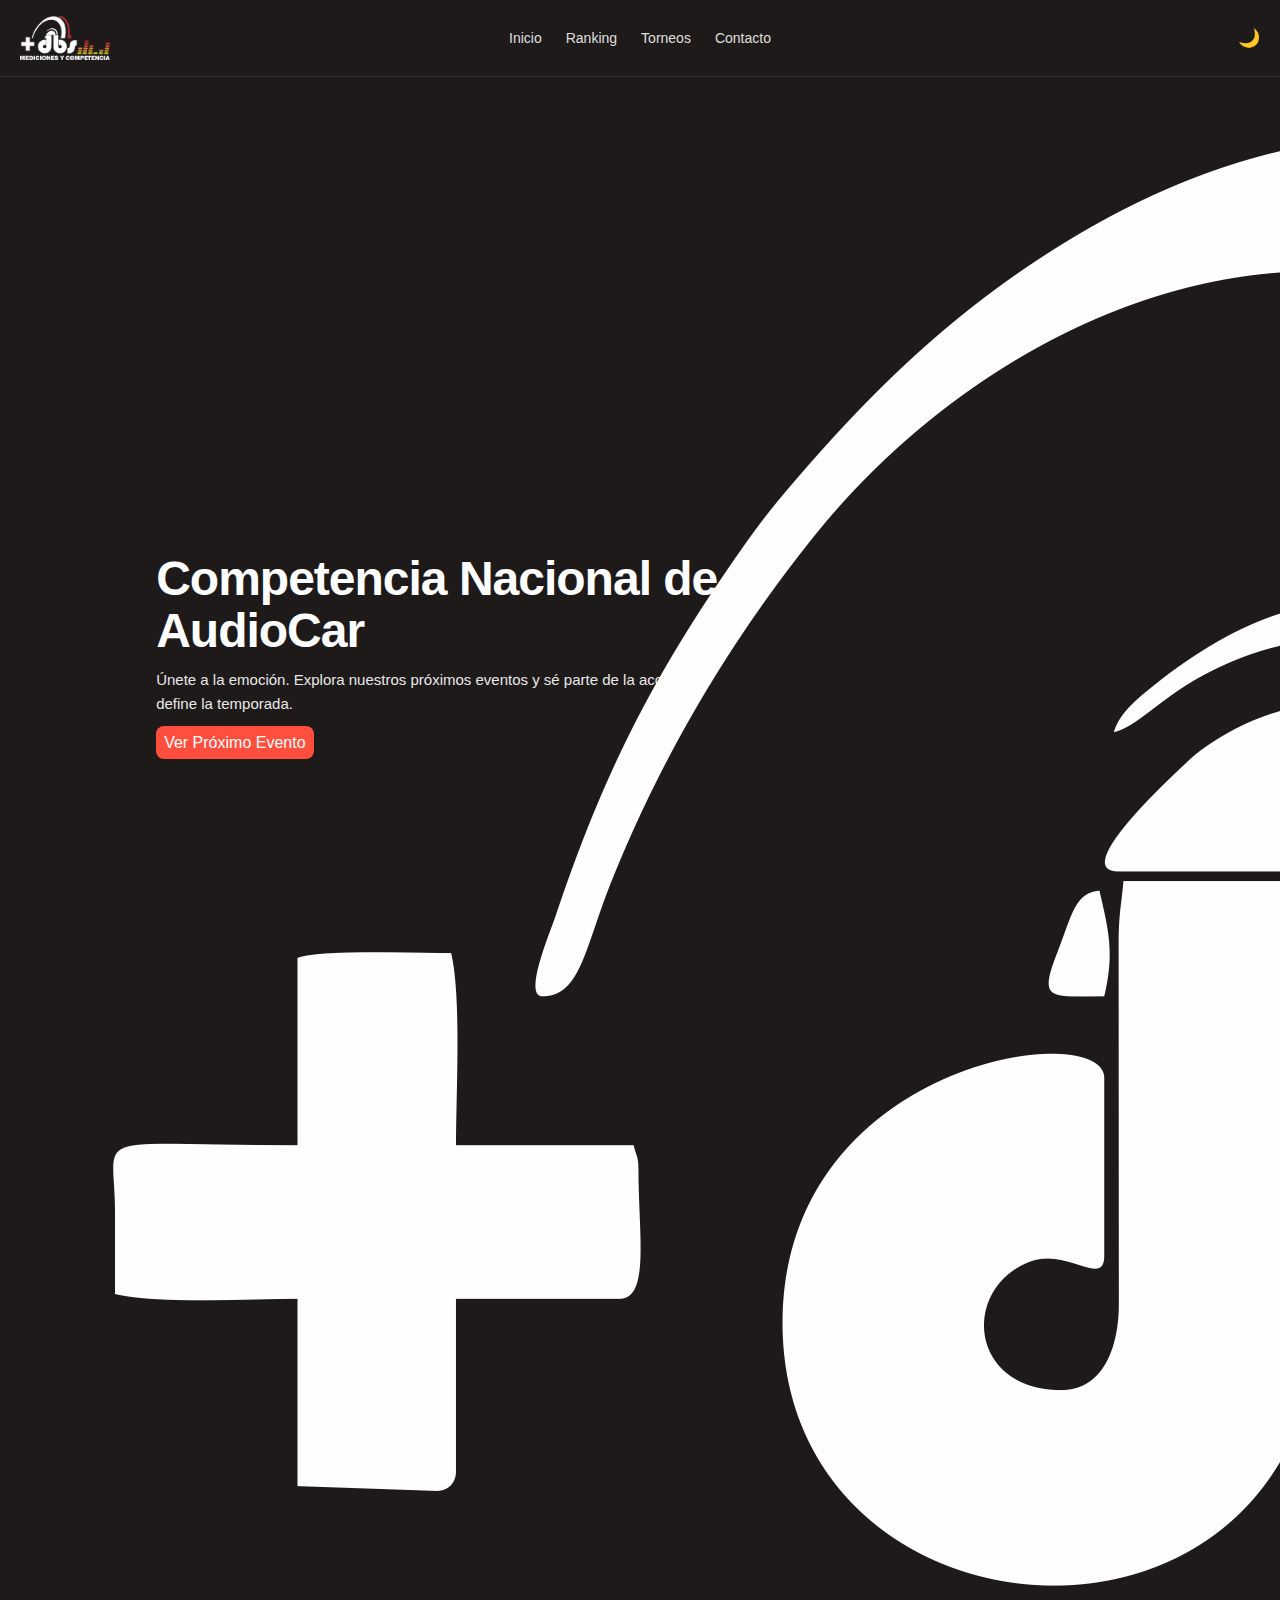
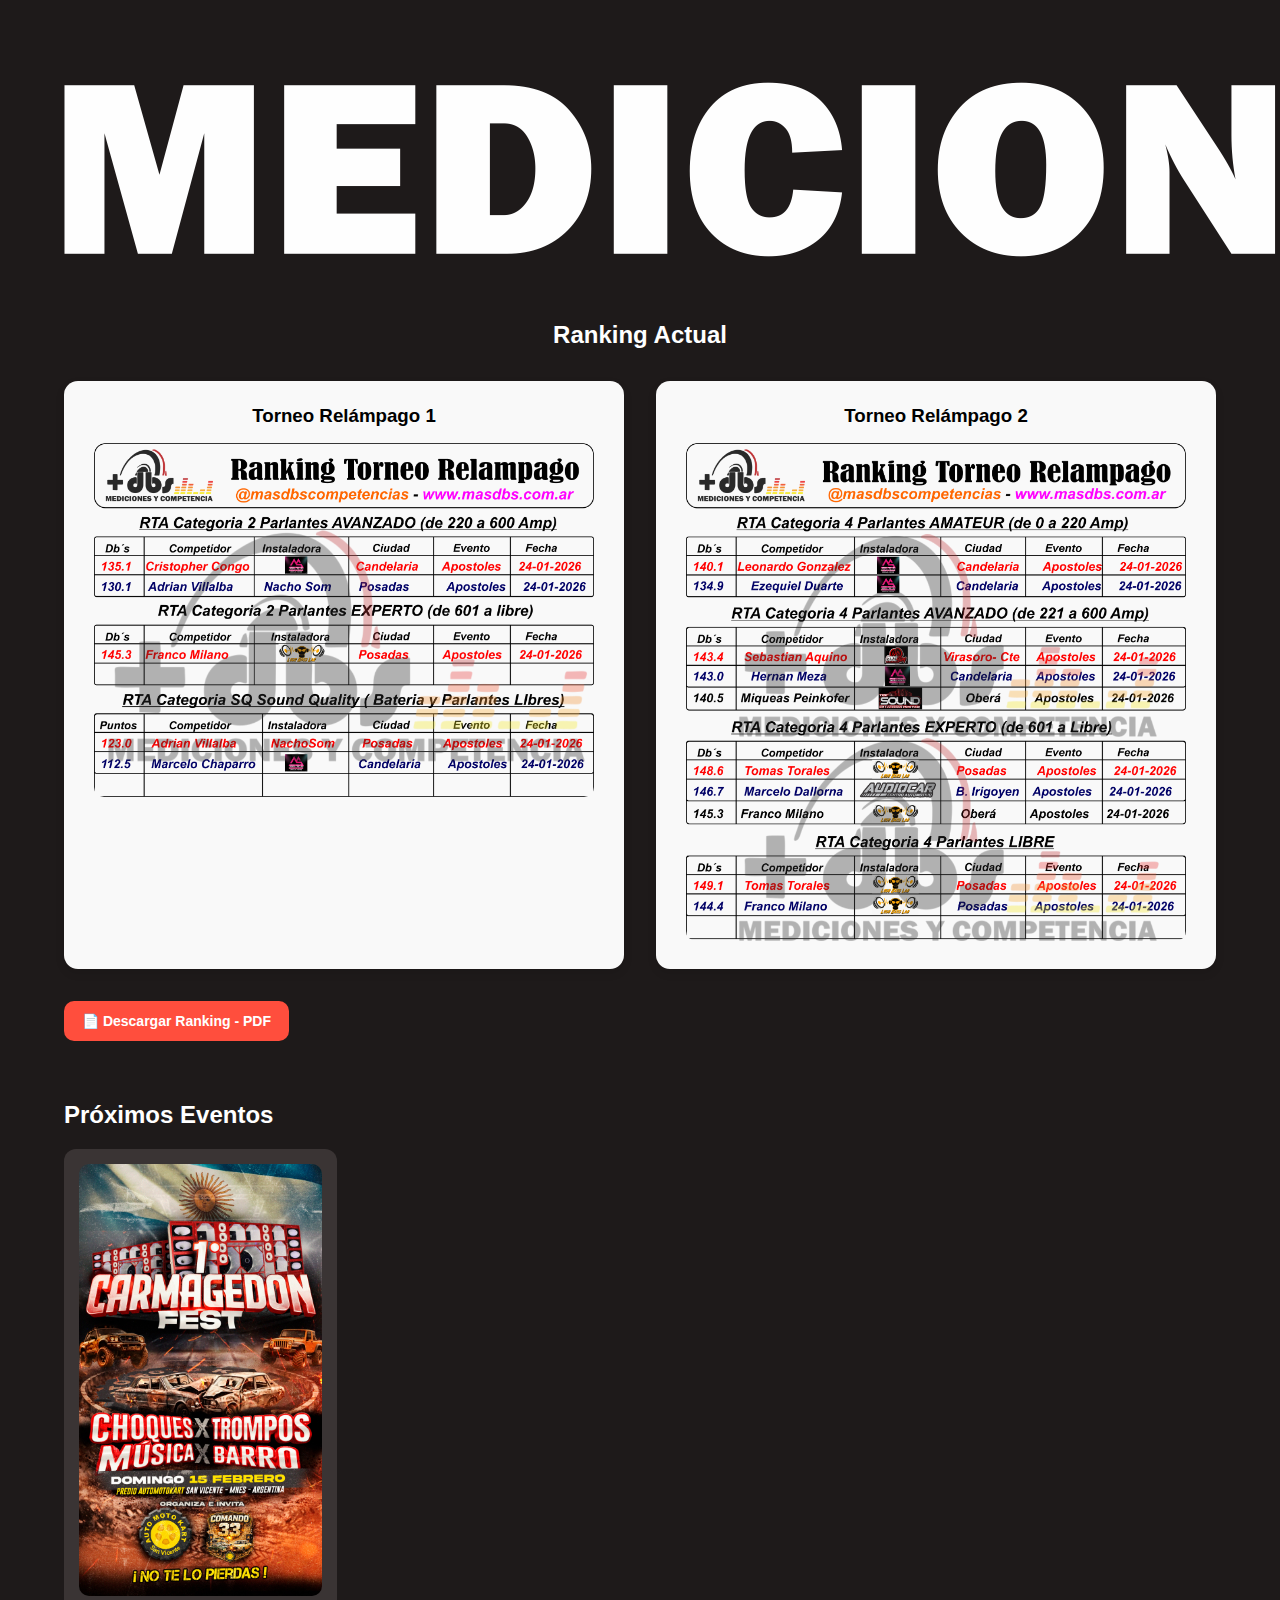
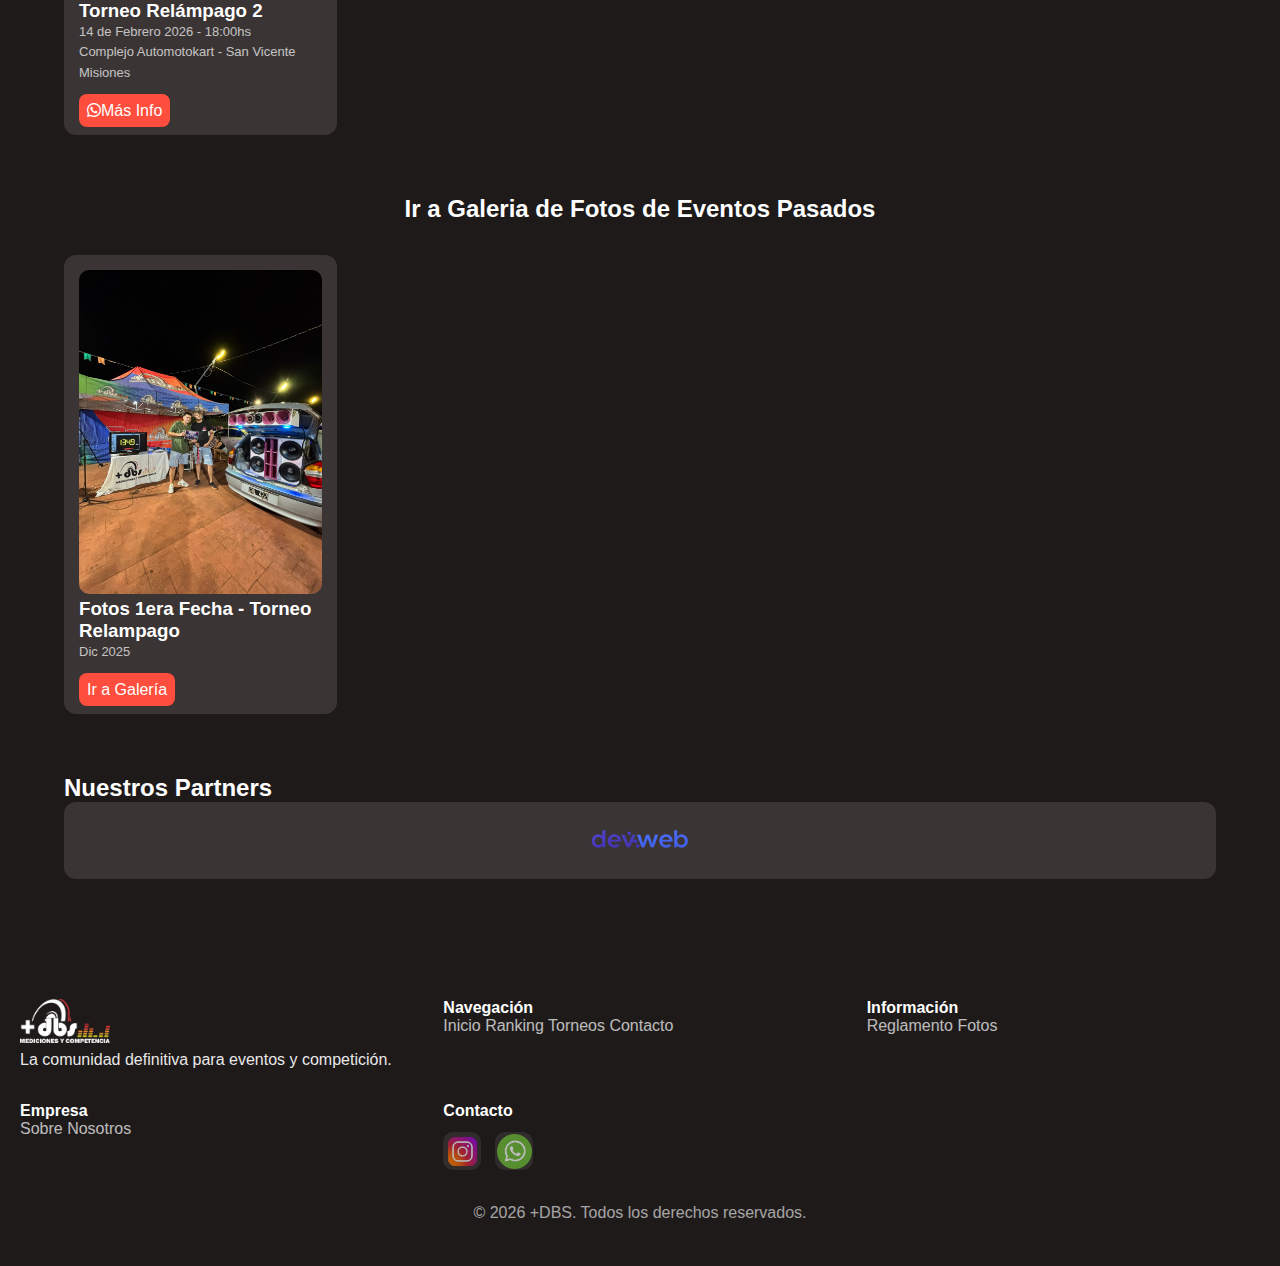
<file: index.html>
<!DOCTYPE html>
<html lang="es">

<head>
    <meta charset="UTF-8">
    <meta name="viewport" content="width=device-width, initial-scale=1.0">
    <title>+DBS - Comunidad de Competición</title>
    <link rel="icon" type="image/png" href="/img/logo/+dbs 2.png">
    <link rel="stylesheet" href="./css/styles.css">
    <link rel="stylesheet" href="https://cdnjs.cloudflare.com/ajax/libs/font-awesome/6.5.0/css/all.min.css">
</head>

<body>

    <!-- NAV -->
    <header>
        <nav class="navbar" id="">
            <div class="nav-left">
                <img src="/img/logo/+dbs 2.png" class="logo logo-dark">
                <img src="/img/logo/+dbs 1.png" class="logo logo-light">
            </div>


            <div class="nav-links" id="navLinks">
                <a href="index.html">Inicio</a>
                <a href="#ranking">Ranking</a>
                <a href="#torneos">Torneos</a>
                <a href="#contacto">Contacto</a>
            </div>


            <div class="nav-right">
                 <button class="theme-toggle" id="themeToggle">🌙</button>
                <button class="hamburger" id="hamburger">
                    <span></span>
                    <span></span>
                    <span></span>
                </button>
            </div>
        </nav>
    </header>

    <!-- HERO -->
    <section class="hero">
        <picture>
            <!-- Imagen para celular -->
            <source srcset="/img/logo/+dbs 1.png" media="(max-width: 768px)">
            <!-- Imagen para desktop -->
            <img src="/img/logo/+dbs 2.png" alt="Banner principal">
        </picture>

        <div class="hero-content">
            <h1>Competencia Nacional de AudioCar <br></h1>
            <p>Únete a la emoción. Explora nuestros próximos eventos y sé parte de la acción que define la temporada.
            </p><br>
            <a class="btn-dark" href="#torneos">Ver Próximo Evento</a>
        </div>
    </section>
    <!--Rankings-->
    <section class="ranking container" id="ranking">
        <h2>Ranking Actual</h2>
        <div class="ranking-grid">
            <article class="ranking-card">
                <h3>Torneo Relámpago 1</h3>
                <img src="/img/ranking/Ranking Torneo Relampago 1.png" alt="Ranking Torneo Relámpago 1">
            </article>
            <article class="ranking-card">
                <h3>Torneo Relámpago 2</h3>
                <img src="/img/ranking/Ranking Torneo Relampago 2.png" alt="Ranking Torneo Relámpago 2">
            </article>
            <div>
                <a href="/img/ranking/Ranking Torneo Relampago.pdf" download class="btn-download">
                    📄 Descargar Ranking - PDF
                </a>
            </div>
        </div>
    </section>
    <!-- Próximos Eventos -->
    <section class="container" id="torneos">

        <h2>Próximos Eventos</h2>

        <div class="cards-row">
            <div class="card">
                <img src="/img/torneos/2026/2dafecha/banner/carmaggedon-2dafecha.jpeg">
                <h3>Torneo Relámpago 2</h3>
                <p class="meta">14 de Febrero 2026 - 18:00hs</p>
                <p class="meta">Complejo Automotokart - San Vicente Misiones </p> <br>
                <a href="https://wa.me/+5493764730666" target="_blank" rel="noopener noreferrer" class="btn-dark"><i
                        class="fa-brands fa-whatsapp"></i>Más Info</a>
            </div>

            <!-- <div class="card">
                <img src="ev2.jpg">
                <h3>Final de Temporada</h3>
                <p class="meta">10 Nov 2024 - Barcelona</p>
                <button class="btn-dark">Más Info</button>
            </div> -->
        </div>
    </section>

    <!-- Imagenes de eventos pasados -->
    <section class="container" id="fotos">
        <h2> Ir a Galeria de Fotos de Eventos Pasados</h2>
        <div class="cards-row">
            <div class="card">
                <img src="/img/torneos/2026/1erfecha/tr (1).jpeg">
                <h3>Fotos 1era Fecha - Torneo Relampago</h3>
                <p class="meta">Dic 2025</p><br>
                <a href="/galeria.html" class="btn-dark">Ir a Galería</a>
            </div>
        </div>
    </section>

    <!--Videos-->
    <!-- <section class="container">
        <h2>Videos de Eventos Pasados</h2>
        <div class="videos-row">
            <div class="video-card">
                <iframe width="100%" height="215" src="https://www.youtube.com/embed/VIDEO_ID_2"
                    title="YouTube video player" frameborder="0"
                    allow="accelerometer; autoplay; clipboard-write; encrypted-media; gyroscope; picture-in-picture; web-share"
                    allowfullscreen></iframe>
                <h3>Lo Mejor del Torneo Relámpago 1</h3>
            </div>
        </div> -->
    <!-- Partners -->
    <section class="container partners">
        <h2>Nuestros Partners</h2>
        <div class="partners-row">
            <a href="http://devweb.uno"><img src="/img/partners/devweb-logo-nav.png" alt="DevWeb" target="_blank"></a>
            <!-- <img src="p2.png">
            <img src="p3.png">
            <img src="p4.png">
            <img src="p5.png">
            <img src="p6.png"> -->
        </div>
    </section>

    <!-- FOOTER -->
    <footer>
        <div class="footer-columns">

            <div>
                <img src="/img/logo/+dbs 2.png" class="logo logo-dark">
                <img src="/img/logo/+dbs 1.png" class="logo logo-light">
                <p>La comunidad definitiva para eventos y competición.</p>
            </div>

            <div>
                <h4>Navegación</h4>
                <a href="index.html">Inicio</a>
                <a href="#ranking">Ranking</a>
                <a href="#torneos">Torneos</a>
                <a href="#contacto">Contacto</a>
            </div>

            <div>
                <h4>Información</h4>
                <a href="#">Reglamento</a>
                <a href="#fotos">Fotos</a>
            </div>

            <div>
                <h4>Empresa</h4>
                <a href="#">Sobre Nosotros</a>
            </div>

            <div id="contacto">
                <h4>Contacto</h4>
                <div class="socials">
                    <a href="https://www.instagram.com/masdbscompetencias" target="_blank" rel="noopener noreferrer">
                        <img src="/img/logo/3721672-instagram_108066.png" alt="Instagram">
                    </a>


                    <a href="https://wa.me/+5493764730666" target="_blank" rel="noopener noreferrer">
                        <img src="/img/logo/iconfinder-whatsapp-4661617_122497.png" alt="WhatsApp">
                    </a>
                </div>
            </div>

        </div>

        <p class="copy">© 2026 +DBS. Todos los derechos reservados.</p>
    </footer>
    <script src="/js/script.js"></script>
</body>

</html>
</file>
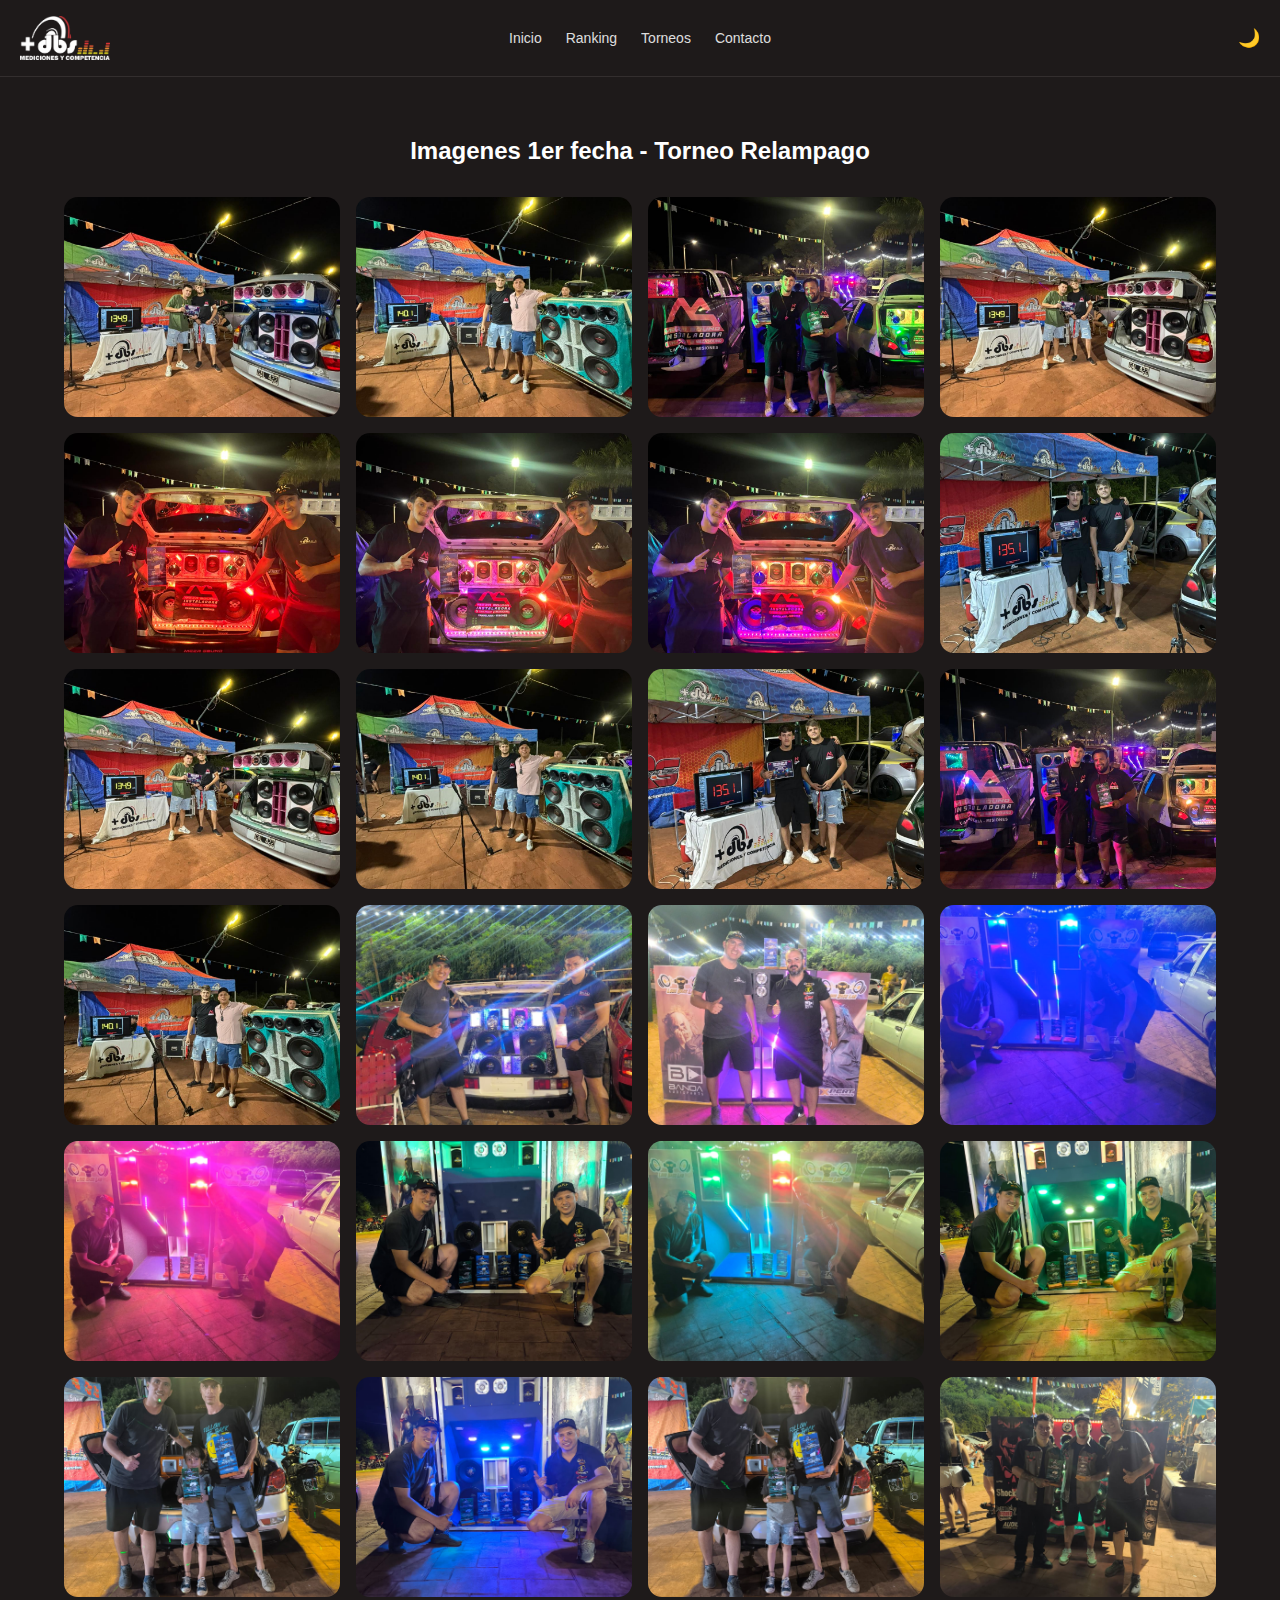
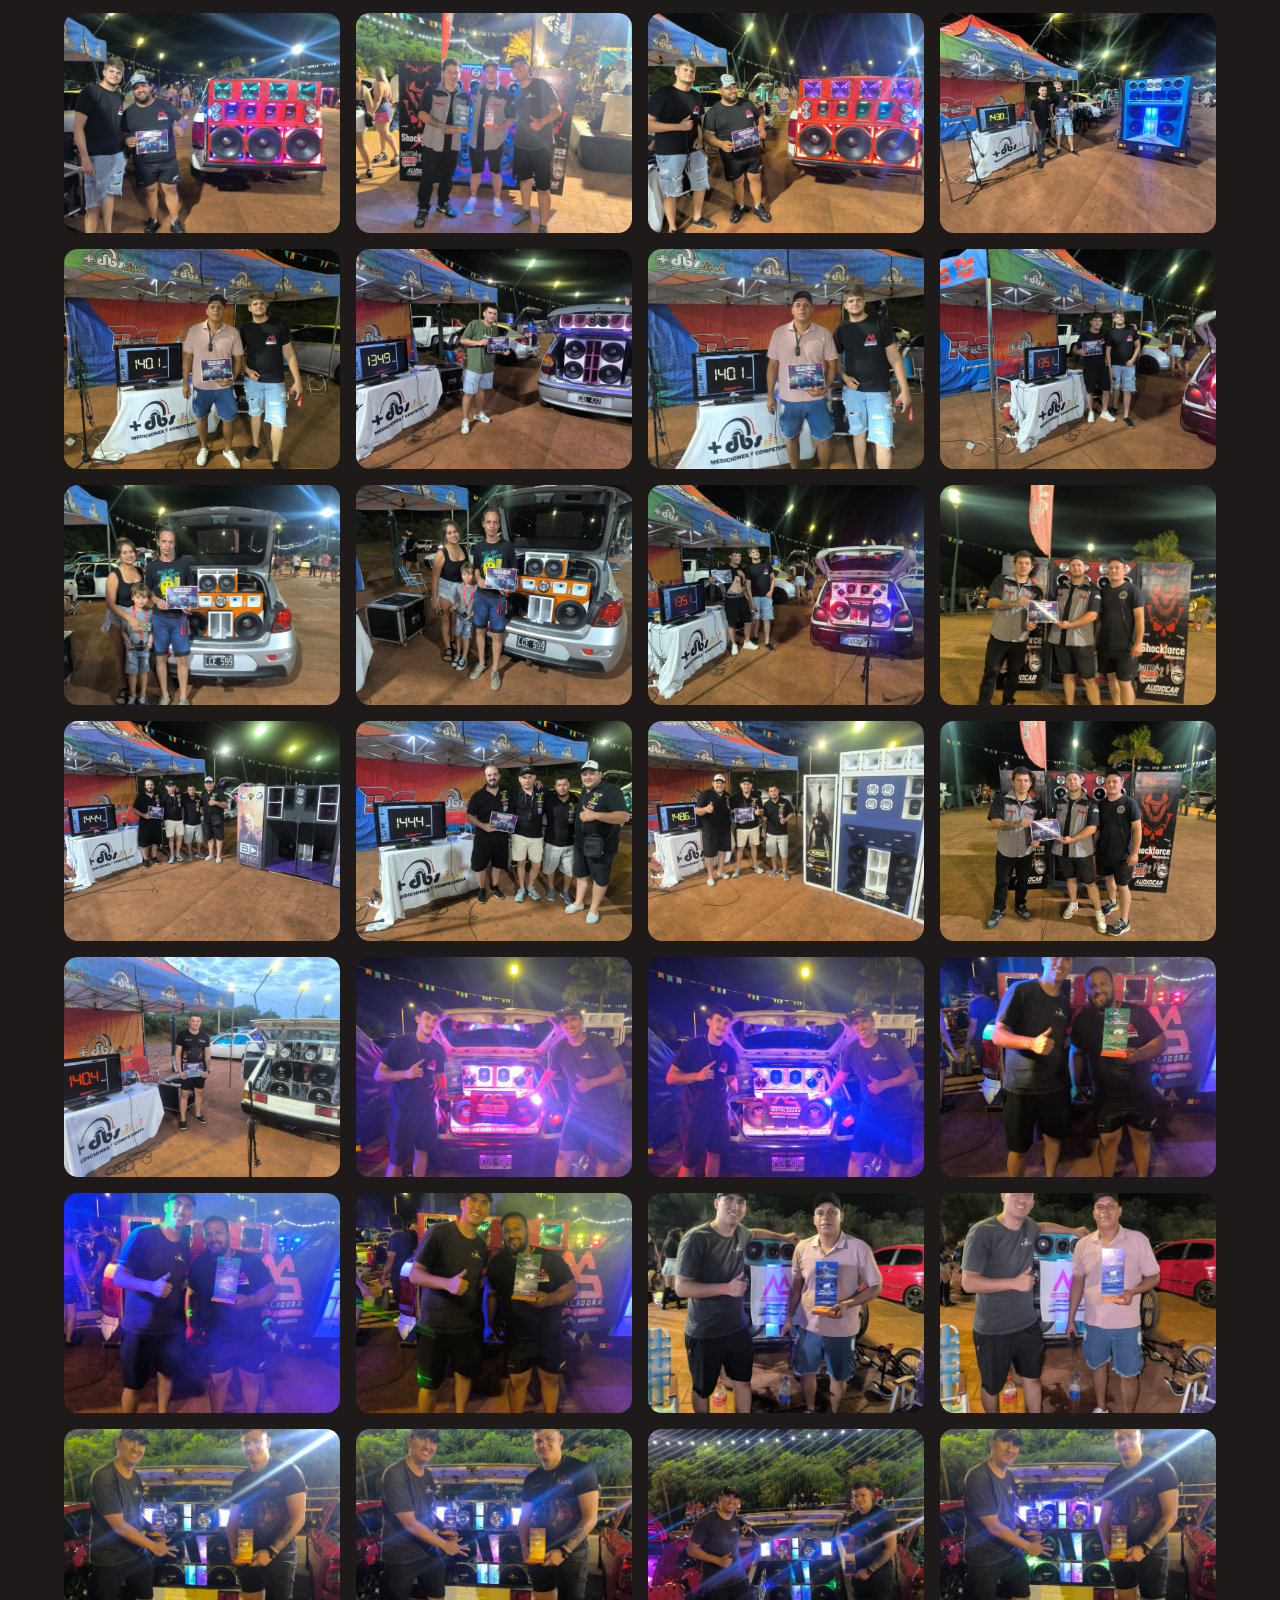
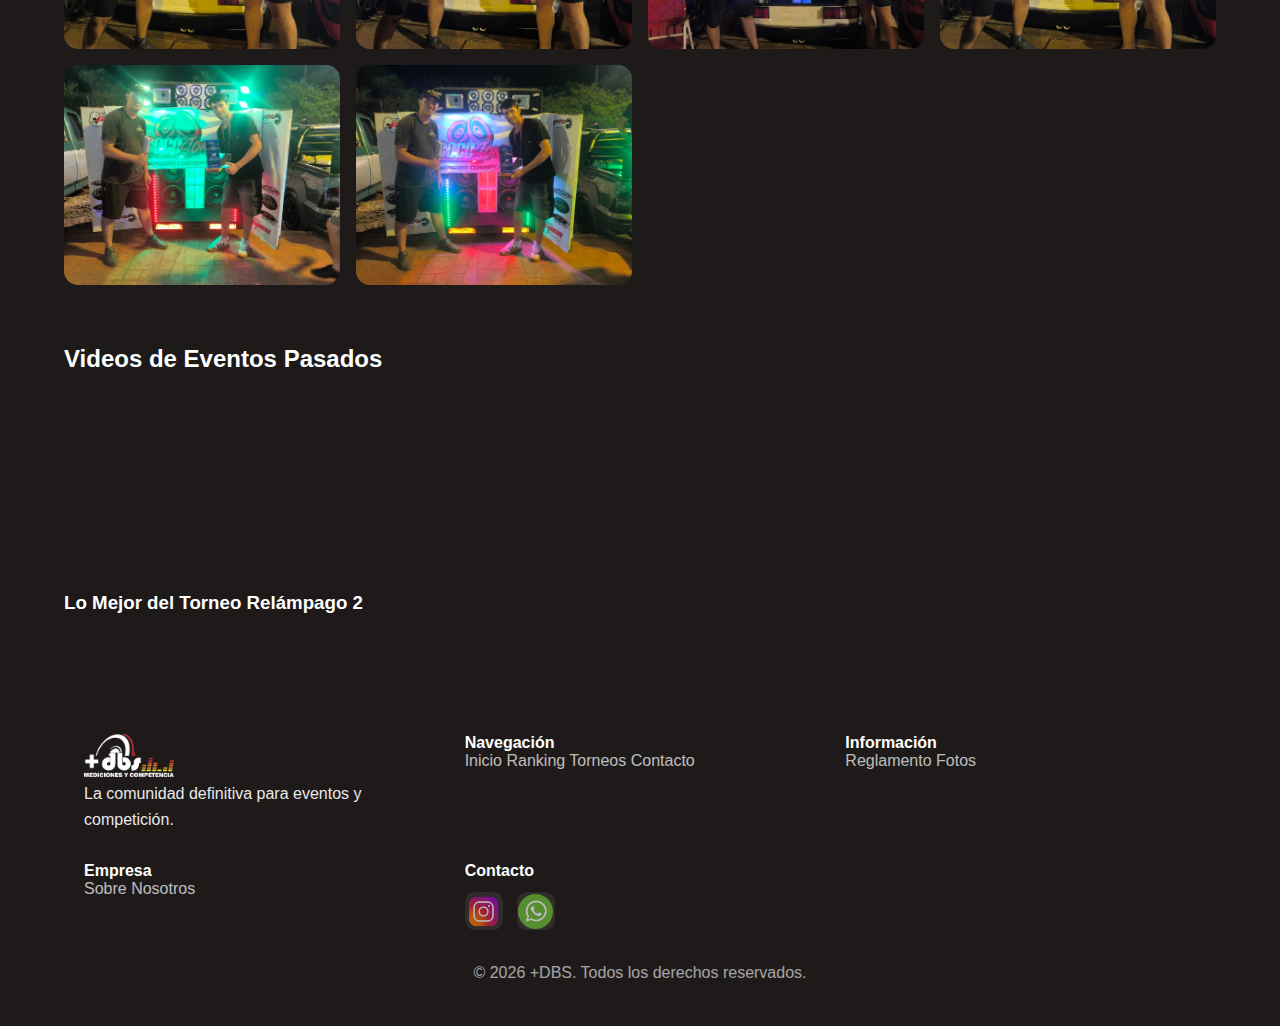
<file: galeria.html>
<!DOCTYPE html>
<html lang="es">

<head>
    <meta charset="UTF-8">
    <meta name="viewport" content="width=device-width, initial-scale=1.0">
    <title>+DBS - Comunidad de Competición</title>
    <link rel="stylesheet" href="./css/styles.css">
</head>

<body>

    <!-- NAV -->
    <header>
        <nav class="navbar" id="">
            <div class="nav-left">
                <img src="/img/logo/+dbs 2.png" class="logo logo-dark">
                <img src="/img/logo/+dbs 1.png" class="logo logo-light">
            </div>


            <div class="nav-links" id="navLinks">
                <a href="index.html">Inicio</a>
                <a href="#ranking">Ranking</a>
                <a href="#torneos">Torneos</a>
                <a href="#contacto">Contacto</a>
            </div>


            <div class="nav-right">
                <button class="theme-toggle" id="themeToggle">🌙</button>
                <button class="hamburger" id="hamburger">
                    <span></span>
                    <span></span>
                    <span></span>
                </button>
            </div>
        </nav>
    </header>

    <!-- Imagenes de eventos pasados -->
    <section class="container" id="fotos">
        <h2>Imagenes 1er fecha - Torneo Relampago</h2>
        <div class="gallery-row" id="gallery"></div>
    </section>

    <!--Videos-->
    <section class="container">
        <h2>Videos de Eventos Pasados</h2>
        <div class="videos-row">
            <div class="video-card">
                <iframe width="100%" height="215" src="https://www.youtube.com/embed/VIDEO_ID_2"
                    title="YouTube video player" frameborder="0"
                    allow="accelerometer; autoplay; clipboard-write; encrypted-media; gyroscope; picture-in-picture; web-share"
                    allowfullscreen></iframe>
                <h3>Lo Mejor del Torneo Relámpago 2</h3>
            </div>
        </div>

        <!-- FOOTER -->
        <footer>
            <div class="footer-columns">

                <div>
                    <img src="/img/logo/+dbs 2.png" class="logo logo-dark">
                    <img src="/img/logo/+dbs 1.png" class="logo logo-light">
                    <p>La comunidad definitiva para eventos y competición.</p>
                </div>

                <div>
                    <h4>Navegación</h4>
                    <a href="index.html">Inicio</a>
                    <a href="#ranking">Ranking</a>
                    <a href="#torneos">Torneos</a>
                    <a href="#contacto">Contacto</a>
                </div>

                <div>
                    <h4>Información</h4>
                    <a href="#">Reglamento</a>
                    <a href="#fotos">Fotos</a>
                </div>

                <div>
                    <h4>Empresa</h4>
                    <a href="#">Sobre Nosotros</a>
                </div>

                <div id="contacto">
                    <h4>Contacto</h4>
                    <div class="socials">
                        <a href="https://www.instagram.com/masdbscompetencias" target="_blank"
                            rel="noopener noreferrer">
                            <img src="/img/logo/3721672-instagram_108066.png" alt="Instagram">
                        </a>


                        <a href="https://wa.me/+5493764730666" target="_blank" rel="noopener noreferrer">
                            <img src="/img/logo/iconfinder-whatsapp-4661617_122497.png" alt="WhatsApp">
                        </a>
                    </div>
                </div>

            </div>

            <p class="copy">© 2026 +DBS. Todos los derechos reservados.</p>
        </footer>
        <!-- Lightbox -->
        <div class="lightbox" id="lightbox">
            <button class="lightbox-close">&times;</button>
            <button class="lightbox-prev">&#10094;</button>
            <img class="lightbox-img" alt="">
            <button class="lightbox-next">&#10095;</button>
        </div>
        <script src="/js/script.js"></script>
</body>

</html>
</file>
<file: css/styles.css>
/* ================= VARIABLES ================= */
:root {
    --bg: #1E1A1A;
    --bg-soft: #3a3434;
    --text: #ffffff;
    --accent: #FF4E3D;
    --border: #332E2E;
}

body.light {
    --bg: #f4f4f4;
    --bg-soft: #ffffff;
    --text: #111111;
    --border: #dddddd;
}

/* ================= RESET ================= */
* {
    margin: 0;
    padding: 0;
    box-sizing: border-box;
}

/* ================= BASE ================= */
body {
    font-family: 'Inter', sans-serif;
    background: var(--bg);
    color: var(--text);
    transition: background .3s ease, color .3s ease;
}

a {
    color: var(--text);
    text-decoration: none;
    transition: opacity .2s ease;
}

a:hover {
    opacity: 1;
}

.container {
    width: 90%;
    max-width: 1200px;
    margin: 60px auto 0;
}

h1,
h2,
h3 {
    margin: 0;
}

p {
    line-height: 1.6;
    opacity: .9;
}

section {
    margin-bottom: 4rem;
}

/* ================= NAVBAR ================= */
.navbar {
    display: flex;
    align-items: center;
    padding: 16px 20px;
    border-bottom: 1px solid var(--border);
    position: relative;
}

/* IZQUIERDA */
.nav-left {
    flex: 1;
    display: flex;
    align-items: center;
    font-weight: bold;
}

.logo {
    width: 90px;
    margin-right: 8px;
}

.logo-light {
    display: none;
}

body.light .logo-dark {
    display: none;
}

body.light .logo-light {
    display: block;
}

/* CENTRO */
.nav-links {
    flex: 2;
    display: none;
    justify-content: center;
    gap: 24px;
}

.nav-links a {
    font-size: 14px;
    opacity: .85;
    transition: opacity .2s ease;
}

.nav-links a:hover {
    opacity: 2;
    font-weight: 600;
}

/* DERECHA */
.nav-right {
    flex: 1;
    display: flex;
    justify-content: flex-end;
    align-items: center;
    gap: 12px;
}

.btn-account {
    background: var(--accent);
    padding: 8px 14px;
    border-radius: 6px;
    border: none;
    font-size: 14px;
    cursor: pointer;
    color: #fff;
}

/* ================= HAMBURGER ================= */
.hamburger {
    width: 26px;
    height: 18px;
    display: flex;
    flex-direction: column;
    justify-content: space-between;
    background: none;
    border: none;
    cursor: pointer;
}

.hamburger span {
    height: 3px;
    width: 100%;
    background: var(--text);
    border-radius: 2px;
    transition: .3s;
}

/* MOBILE MENU */
.nav-links.active {
    position: absolute;
    top: 100%;
    left: 0;
    width: 100%;
    background: var(--bg-soft);
    flex-direction: column;
    align-items: center;
    gap: 20px;
    padding: 20px 0;
    display: flex;
    z-index: 2000; /* 🔥 clave */
}

/* ================= THEME TOGGLE ================= */
.theme-toggle {
    background: none;
    border: none;
    font-size: 18px;
    cursor: pointer;
    color: var(--text);
}

/* ================= HERO ================= */
.hero {
    position: relative;
    width: 90%;
    margin: 40px auto;
}

.hero-img {
    width: 100%;
}

.hero-content {
    margin-top: 20px;
}

.hero-content h1 {
    font-size: 32px;
    font-weight: 800;
    letter-spacing: -1px;
    line-height: 1.1;
}

.hero-content p {
    margin-top: 10px;
    font-size: 15px;
}

.btn-hero {
    margin-top: 20px;
    padding: 12px 22px;
    background: var(--accent);
    border: none;
    border-radius: 6px;
    cursor: pointer;
    color: #fff;
}

/* ================= RANKING ================= */
.ranking h2 {
    text-align: center;
    margin-bottom: 2rem;
}

.ranking-grid {
    display: grid;
    grid-template-columns: 1fr;
    gap: 2rem;
}

.ranking-card {
    background: #f9f9f9;
    color: #000;
    padding: 1.5rem;
    border-radius: 14px;
    text-align: center;
    box-shadow: 0 4px 10px rgba(0, 0, 0, .1);
    transition: transform .25s ease;
}

.ranking-card:hover {
    transform: translateY(-4px);
}

.ranking-card h3 {
    margin-bottom: 1rem;
}

.ranking-card img {
    width: 100%;
    max-width: 500px;
    border-radius: 10px;
}

/* ================= CARDS ================= */
.cards-row,
.news-row {
    display: grid;
    grid-template-columns: 1fr;
    gap: 20px;
    margin-top: 20px;
}

.card,
.news-card {
    background: var(--bg-soft);
    padding: 15px;
    border-radius: 12px;
    transition: transform .25s ease;
}

.card:hover,
.news-card:hover {
    transform: translateY(-4px);
}

.card img,
.news-card img {
    width: 100%;
    border-radius: 10px;
}

.meta,
.date {
    font-size: 13px;
    opacity: .7;
}

.btn-dark {
    margin-top: 12px;
    width: 100%;
    background: var(--accent);
    padding: 8px;
    border: none;
    border-radius: 8px;
    color: #fff;
}
.btn-dark:hover {
    background-color: var(--bg);
    color: var(--accent)
}

/* ================= PARTNERS ================= */
.partners-row {
    display: flex;
    flex-wrap: wrap;
    justify-content: center;
    gap: 25px;
    padding: 25px;
    background: var(--bg-soft);
    border-radius: 12px;
}

.partners-row img {
    width: 100px;
}

/* ================= FOOTER ================= */
footer {
    margin-top: 80px;
    padding: 40px 20px;
    background: transparent;
}

body.light footer {
    background: #eaeaea;
}

.footer-columns {
    display: grid;
    grid-template-columns: 1fr;
    gap: 30px;
}

footer a {
    opacity: .7;
}

.copy {
    text-align: center;
    margin-top: 30px;
    opacity: .6;
}

.socials {
    display: flex;
    gap: 14px;
    margin-top: 12px;
}

.socials a {
    display: inline-flex;
    width: 38px;
    height: 38px;
    align-items: center;
    justify-content: center;
    border-radius: 10px;
    background: var(--bg-soft);
    transition: transform 0.25s ease, background 0.25s ease;
}

.socials img {
    width: 35px;
    height: 35px;
}

.btn-download {
    display: inline-flex;
    align-items: center;
    gap: 8px;
    padding: 12px 18px;
    background: var(--accent);
    color: #fff;
    border-radius: 10px;
    font-size: 14px;
    font-weight: 600;
    text-decoration: none;
    transition: transform .25s ease, box-shadow .25s ease, opacity .25s ease;
}


/* Hover desktop */
@media (hover: hover) {
    .btn-download:hover {
        transform: translateY(-3px);
        box-shadow: 0 6px 16px rgba(0, 0, 0, .25);
        opacity: .95;
    }
}

/* Mobile */
@media (max-width: 480px) {
    .btn-download {
        width: 100%;
        justify-content: center;
    }
}

/* Hover desktop */
@media (hover: hover) {
    .socials a:hover {
        transform: translateY(-3px);
        background: var(--accent);
    }
}

/* ================= DESKTOP ================= */
@media (min-width: 768px) {

    .hamburger {
        display: none;
    }

    .nav-links {
        display: flex;
    }

    .hero-content {
        position: absolute;
        top: 25%;
        left: 8%;
        width: 50%;
        margin-top: 0;
    }

    .hero-content h1 {
        font-size: 48px;
    }

    .ranking-grid {
        grid-template-columns: repeat(2, 1fr);
    }

    .cards-row,
    .news-row {
        grid-template-columns: repeat(2, 1fr);
    }

    .footer-columns {
        grid-template-columns: repeat(3, 1fr);
    }
}

@media (min-width: 1024px) {

    .cards-row,
    .news-row {
        grid-template-columns: repeat(4, 1fr);
    }
}
/* ================= GALERIA ================= */
#gallery {
display: grid;
grid-template-columns: repeat(auto-fill, minmax(220px, 1fr));
gap: 16px;
}


#gallery img {
width: 100%;
height: 220px;
object-fit: cover;
border-radius: 14px;
cursor: pointer;
transition: transform .3s ease;
}


#gallery img:hover {
transform: scale(1.05);
}


#fotos h2 {
  text-align: center;
  margin-bottom: 2rem;
}

.gallery-row {
  display: grid;
  grid-template-columns: repeat(2, 1fr);
  gap: 14px;
}

.gallery-row img {
  width: 100%;
  height: 180px;
  object-fit: cover;
  border-radius: 14px;
  cursor: pointer;
  transition: transform .35s ease, box-shadow .35s ease;
}

/* Hover desktop */
@media (hover: hover) {
  .gallery-row img:hover {
    transform: scale(1.05);
    box-shadow: 0 12px 30px rgba(0,0,0,.35);
  }
}

/* Tablet */
@media (min-width: 768px) {
  .gallery-row {
    grid-template-columns: repeat(3, 1fr);
  }

  .gallery-row img {
    height: 220px;
  }
}

/* Desktop */
@media (min-width: 1024px) {
  .gallery-row {
    grid-template-columns: repeat(4, 1fr);
  }

  .gallery-row img {
    height: 240px;
  }
}

/* ================= LIGHTBOX ================= */

.lightbox {
  position: fixed;
  inset: 0;
  background: rgba(0,0,0,.9);
  display: flex;
  align-items: center;
  justify-content: center;
  opacity: 0;
  pointer-events: none;
  transition: opacity .3s ease;
  z-index: 9999;
}

.lightbox.active {
  opacity: 1;
  pointer-events: auto;
}

.lightbox-img {
  max-width: 90%;
  max-height: 85vh;
  border-radius: 14px;
  animation: zoomIn .3s ease;
}

/* Botones */
.lightbox-close,
.lightbox-prev,
.lightbox-next {
  position: absolute;
  background: none;
  border: none;
  color: #fff;
  font-size: 36px;
  cursor: pointer;
  padding: 10px;
  transition: opacity .2s ease;
}

.lightbox-close {
  top: 20px;
  right: 30px;
  font-size: 42px;
}

.lightbox-prev {
  left: 20px;
}

.lightbox-next {
  right: 20px;
}

.lightbox button:hover {
  opacity: .7;
}

/* Mobile ajustes */
@media (max-width: 600px) {
  .lightbox-prev,
  .lightbox-next {
    font-size: 28px;
  }
}

/* Animación */
@keyframes zoomIn {
  from {
    transform: scale(.85);
    opacity: 0;
  }
  to {
    transform: scale(1);
    opacity: 1;
  }
}
</file>
